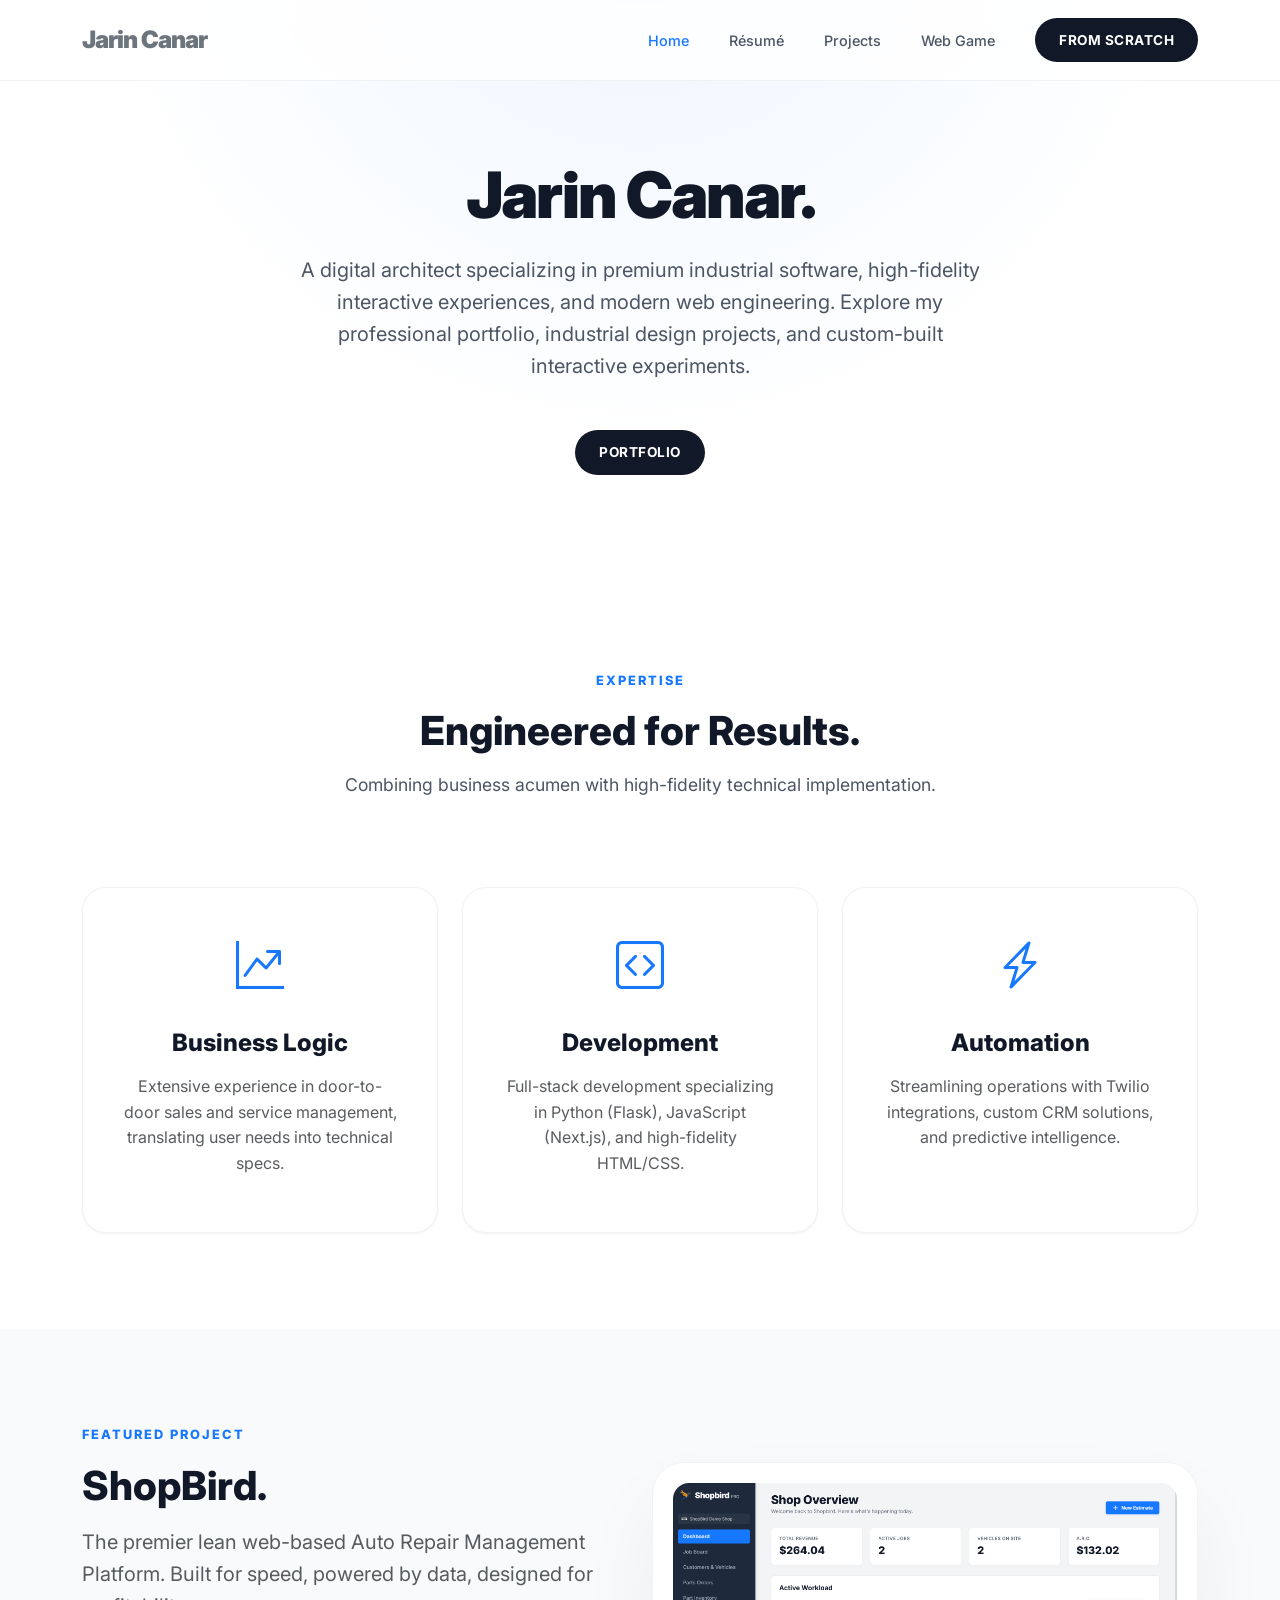
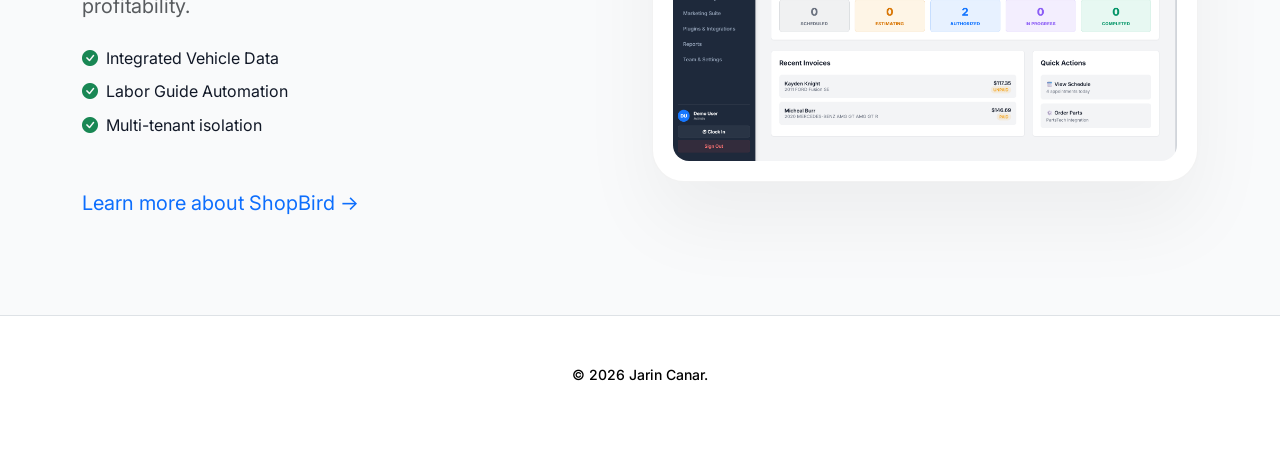
<file: index.html>
<!DOCTYPE html>
<html lang="en">
<head>
    <meta charset="UTF-8">
    <meta name="viewport" content="width=device-width, initial-scale=1.0">
    <title>Jarin Canar | Portfolio</title>
    <meta name="description" content="Website developer with background in business and sales. BYU Marriott Information Systems 2027.">
    
    <!-- Bootstrap 5 CSS (for grid/layout utilities) -->
    <link href="https://cdn.jsdelivr.net/npm/bootstrap@5.3.0/dist/css/bootstrap.min.css" rel="stylesheet">
    <!-- Bootstrap Icons -->
    <link rel="stylesheet" href="https://cdn.jsdelivr.net/npm/bootstrap-icons@1.10.0/font/bootstrap-icons.css">
    <!-- Custom Design System -->
    <link rel="stylesheet" href="css/design-system.css">
    
    <!-- Favicon -->
    <link rel="icon" type="image/x-icon" href="assets/favicon.ico">
    <style>
        .skill-icon {
            font-size: 3rem;
            color: var(--primary);
            margin-bottom: 1.5rem;
            display: block;
        }
        .fw-800 { font-weight: 800; }
        .fw-900 { font-weight: 900; }
    </style>
</head>
<body>
    <!-- Navigation -->
    <nav class="navbar navbar-expand-lg navbar-premium fixed-top py-3">
        <div class="container">
            <a class="navbar-brand fw-900 fs-4 text-secondary" href="index.html" style="letter-spacing: -1px; font-weight: 900;">
                Jarin Canar
            </a>
            <button class="navbar-toggler border-0" type="button" data-bs-toggle="collapse" data-bs-target="#navbarResponsive">
                <span class="navbar-toggler-icon"></span>
            </button>
            <div class="collapse navbar-collapse" id="navbarResponsive">
                <ul class="navbar-nav ms-auto align-items-center gap-2">
                    <li class="nav-item"><a class="nav-link active" href="index.html">Home</a></li>
                    <li class="nav-item"><a class="nav-link" href="resume.html">Résumé</a></li>
                    <li class="nav-item"><a class="nav-link" href="projects.html">Projects</a></li>
                    <li class="nav-item"><a class="nav-link" href="game.html">Web Game</a></li>
                    <li class="nav-item ms-lg-3"><a class="btn btn-premium btn-primary-premium px-4" href="FromScratch/index.html">From Scratch</a></li>
                </ul>
            </div>
        </div>
    </nav>

    <main>
        <!-- Hero Section -->
        <section class="hero-premium">
            <div class="container">
                <h1 class="hero-title">Jarin Canar.</h1>
                <p class="hero-subtitle">
                    A digital architect specializing in premium industrial software, high-fidelity interactive experiences, and modern web engineering. Explore my professional portfolio, industrial design projects, and custom-built interactive experiments.
                </p>
                <div class="d-flex justify-content-center">
                    <a href="projects.html" class="btn btn-premium btn-primary-premium">Portfolio</a>
                </div>
            </div>
        </section>

        <!-- Skill Section -->
        <section class="py-5 bg-white">
            <div class="container py-5 text-center">
                <span class="section-tag">Expertise</span>
                <h2 class="section-title">Engineered for Results.</h2>
                <p class="section-desc">Combining business acumen with high-fidelity technical implementation.</p>
                
                <div class="row g-4 mt-2">
                    <div class="col-md-4">
                        <div class="card-premium h-100">
                            <i class="bi bi-graph-up-arrow skill-icon"></i>
                            <h3 class="fw-800 fs-4 mb-3">Business Logic</h3>
                            <p class="text-muted">Extensive experience in door-to-door sales and service management, translating user needs into technical specs.</p>
                        </div>
                    </div>
                    <div class="col-md-4">
                        <div class="card-premium h-100">
                            <i class="bi bi-code-square skill-icon"></i>
                            <h3 class="fw-800 fs-4 mb-3">Development</h3>
                            <p class="text-muted">Full-stack development specializing in Python (Flask), JavaScript (Next.js), and high-fidelity HTML/CSS.</p>
                        </div>
                    </div>
                    <div class="col-md-4">
                        <div class="card-premium h-100">
                            <i class="bi bi-lightning-charge skill-icon"></i>
                            <h3 class="fw-800 fs-4 mb-3">Automation</h3>
                            <p class="text-muted">Streamlining operations with Twilio integrations, custom CRM solutions, and predictive intelligence.</p>
                        </div>
                    </div>
                </div>
            </div>
        </section>

        <!-- Featured Work Preview -->
        <section class="py-5" style="background: #f9fafb;">
            <div class="container py-5">
                <div class="row align-items-center">
                    <div class="col-lg-6">
                        <span class="section-tag">Featured Project</span>
                        <h2 class="section-title">ShopBird.</h2>
                        <p class="text-muted fs-5 mb-4">
                            The premier lean web-based Auto Repair Management Platform. 
                            Built for speed, powered by data, designed for profitability.
                        </p>
                        <ul class="list-unstyled mb-5">
                            <li class="mb-2 d-flex align-items-center gap-2"><i class="bi bi-check-circle-fill text-success"></i> Integrated Vehicle Data</li>
                            <li class="mb-2 d-flex align-items-center gap-2"><i class="bi bi-check-circle-fill text-success"></i> Labor Guide Automation</li>
                            <li class="mb-2 d-flex align-items-center gap-2"><i class="bi bi-check-circle-fill text-success"></i> Multi-tenant isolation</li>
                        </ul>
                        <a href="projects.html" class="text-primary fw-700 text-decoration-none fs-5">Learn more about ShopBird &rarr;</a>
                    </div>
                    <div class="col-lg-6 mt-5 mt-lg-0">
                        <div style="background: white; padding: 20px; border-radius: 2rem; box-shadow: var(--shadow-premium); border: 1px solid var(--border);">
                            <img src="images/dashboard_mockup.png" alt="ShopBird Mockup" class="img-fluid rounded-4">
                        </div>
                    </div>
                </div>
            </div>
        </section>
    </main>

    <!-- Footer -->
    <footer class="py-5 bg-white border-top">
        <div class="container text-center">
            <p class="small" style="color: #000000; font-weight: 500;">© 2026 Jarin Canar.</p>
        </div>
    </footer>

    <!-- Bootstrap JS Bundle -->
    <script src="https://cdn.jsdelivr.net/npm/bootstrap@5.3.0/dist/js/bootstrap.bundle.min.js"></script>
</body>
</html>
</file>
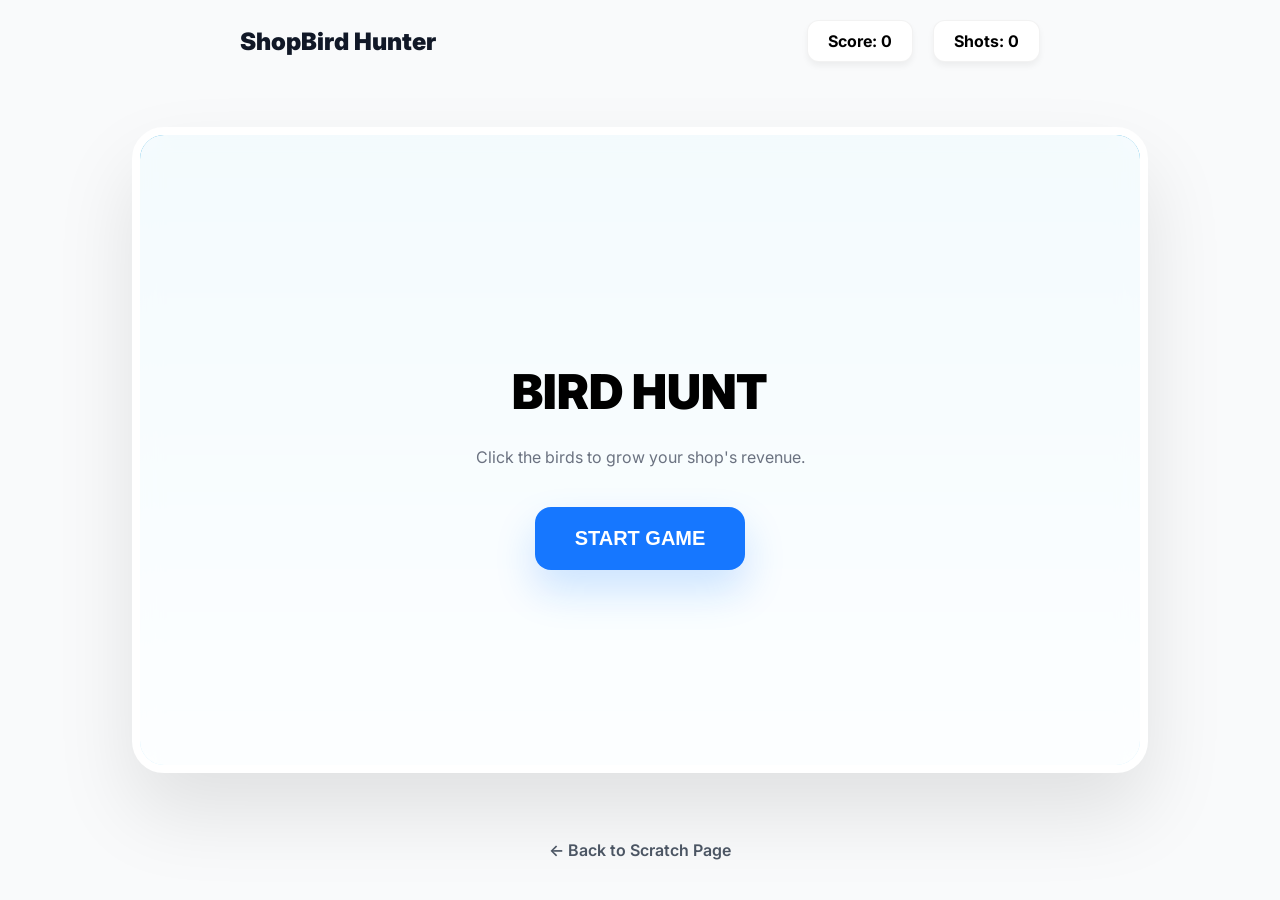
<file: app.html>
<!DOCTYPE html>
<html lang="en">
<head>
    <meta charset="UTF-8">
    <meta name="viewport" content="width=device-width, initial-scale=1.0">
    <title>Bird Hunt | Web App</title>
    <style>
        @import url('https://fonts.googleapis.com/css2?family=Press+Start+2P&family=Inter:wght@400;700;900&display=swap');

        :root {
            --primary: #1677ff;
            --secondary: #111827;
            --bg: #f9fafb;
        }

        body {
            margin: 0;
            padding: 0;
            font-family: 'Inter', sans-serif;
            background-color: var(--bg);
            display: flex;
            flex-direction: column;
            align-items: center;
            justify-content: center;
            min-height: 100vh;
            overflow: hidden;
        }

        .game-header {
            width: 100%;
            max-width: 800px;
            display: flex;
            justify-content: space-between;
            align-items: center;
            padding: 20px;
            position: absolute;
            top: 0;
            z-index: 10;
        }

        .logo {
            font-weight: 900;
            font-size: 1.5rem;
            color: var(--secondary);
            text-decoration: none;
        }

        .stats {
            display: flex;
            gap: 20px;
            font-weight: 700;
        }

        .stat-box {
            background: #fff;
            padding: 10px 20px;
            border-radius: 12px;
            box-shadow: 0 4px 6px rgba(0,0,0,0.05);
            border: 1px solid rgba(0,0,0,0.05);
        }

        #game-container {
            position: relative;
            width: 90vw;
            height: 70vh;
            max-width: 1000px;
            background: #eef2f3;
            background-image: linear-gradient(to bottom, #87CEEB 0%, #E0F6FF 100%);
            border-radius: 2rem;
            box-shadow: 0 40px 80px rgba(0,0,0,0.1);
            overflow: hidden;
            cursor: crosshair;
            border: 8px solid white;
        }

        .bird {
            position: absolute;
            width: 60px;
            height: 60px;
            background-size: contain;
            background-repeat: no-repeat;
            transition: transform 0.1s;
        }

        .start-screen {
            position: absolute;
            inset: 0;
            background: rgba(255,255,255,0.9);
            display: flex;
            flex-direction: column;
            align-items: center;
            justify-content: center;
            z-index: 20;
            text-align: center;
            backdrop-filter: blur(10px);
        }

        .btn-start {
            padding: 1.25rem 2.5rem;
            background: var(--primary);
            color: white;
            border: none;
            border-radius: 1rem;
            font-weight: 800;
            font-size: 1.25rem;
            cursor: pointer;
            transition: 0.3s;
            box-shadow: 0 20px 40px rgba(22, 119, 255, 0.2);
        }

        .btn-start:hover {
            transform: translateY(-5px);
            box-shadow: 0 25px 50px rgba(22, 119, 255, 0.3);
        }

        .score-popup {
            position: absolute;
            color: var(--primary);
            font-weight: 900;
            font-size: 1.5rem;
            animation: floatUp 0.5s ease-out forwards;
            pointer-events: none;
        }

        @keyframes floatUp {
            0% { transform: translateY(0); opacity: 1; }
            100% { transform: translateY(-50px); opacity: 0; }
        }

        .back-link {
            position: absolute;
            bottom: 40px;
            color: #4b5563;
            text-decoration: none;
            font-weight: 600;
        }
        
        .back-link:hover { color: var(--primary); }

        /* Pixel Bird Placeholder */
        .pixel-bird {
            background-image: url('data:image/svg+xml;utf8,<svg xmlns="http://www.w3.org/2000/svg" viewBox="0 0 100 100"><rect x="20" y="40" width="60" height="40" fill="%231677ff"/><rect x="70" y="50" width="20" height="10" fill="orange"/><circle cx="65" cy="55" r="5" fill="white"/><circle cx="67" cy="55" r="2" fill="black"/></svg>');
        }
    </style>
</head>
<body>
    <div class="game-header">
        <a href="index.html" class="logo">ShopBird Hunter</a>
        <div class="stats">
            <div class="stat-box">Score: <span id="score">0</span></div>
            <div class="stat-box">Shots: <span id="shots">0</span></div>
        </div>
    </div>

    <div id="game-container">
        <div id="start-screen" class="start-screen">
            <h1 style="font-size: 3rem; font-weight: 900; margin-bottom: 10px;">BIRD HUNT</h1>
            <p style="color: #6b7280; margin-bottom: 40px;">Click the birds to grow your shop's revenue.</p>
            <button class="btn-start" onclick="startGame()">START GAME</button>
        </div>
    </div>

    <a href="scratch.html" class="back-link">&larr; Back to Scratch Page</a>

    <script>
        let score = 0;
        let shots = 0;
        let gameActive = false;
        const container = document.getElementById('game-container');
        const scoreEl = document.getElementById('score');
        const shotsEl = document.getElementById('shots');

        function startGame() {
            gameActive = true;
            score = 0;
            shots = 0;
            updateStats();
            document.getElementById('start-screen').style.display = 'none';
            spawnBird();
        }

        function spawnBird() {
            if (!gameActive) return;

            const bird = document.createElement('div');
            bird.className = 'bird pixel-bird';
            
            // Random start position
            const startX = Math.random() < 0.5 ? -60 : container.offsetWidth + 60;
            const startY = Math.random() * (container.offsetHeight - 100) + 50;
            
            bird.style.left = startX + 'px';
            bird.style.top = startY + 'px';
            
            if (startX > 0) bird.style.transform = 'scaleX(-1)';

            container.appendChild(bird);

            // Movement math
            const targetX = startX < 0 ? container.offsetWidth + 100 : -100;
            const speed = Math.random() * 3 + 2;
            let currentX = startX;

            const interval = setInterval(() => {
                if (startX < 0) {
                    currentX += speed;
                    if (currentX > container.offsetWidth + 100) removeBird();
                } else {
                    currentX -= speed;
                    if (currentX < -100) removeBird();
                }
                bird.style.left = currentX + 'px';
            }, 10);

            bird.onclick = (e) => {
                e.stopPropagation();
                score += 10;
                createPopup(e.clientX, e.clientY);
                removeBird();
            };

            function removeBird() {
                clearInterval(interval);
                if (bird.parentNode) {
                    container.removeChild(bird);
                    // Spawn next bird
                    setTimeout(spawnBird, Math.random() * 1000 + 500);
                }
            }
        }

        container.onclick = () => {
            if (!gameActive) return;
            shots++;
            updateStats();
        };

        function updateStats() {
            scoreEl.innerText = score;
            shotsEl.innerText = shots;
        }

        function createPopup(x, y) {
            const popup = document.createElement('div');
            popup.className = 'score-popup';
            popup.innerText = '+10';
            popup.style.left = (x - container.getBoundingClientRect().left) + 'px';
            popup.style.top = (y - container.getBoundingClientRect().top) + 'px';
            container.appendChild(popup);
            setTimeout(() => container.removeChild(popup), 500);
        }
    </script>
</body>
</html>
</file>
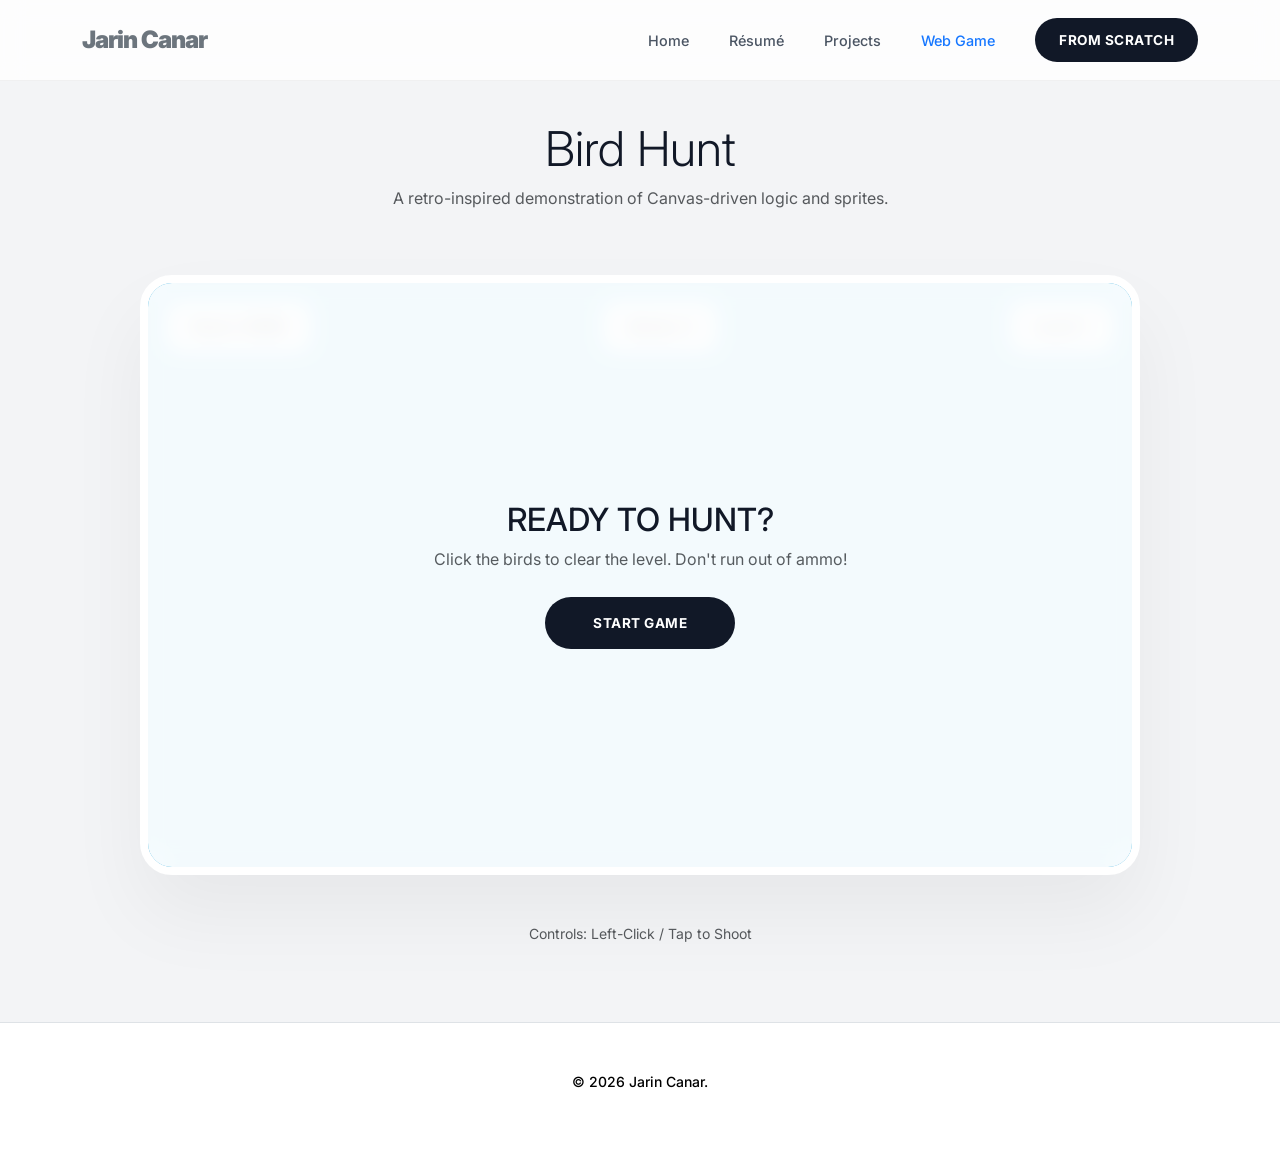
<file: game.html>
<!DOCTYPE html>
<html lang="en">
<head>
    <meta charset="UTF-8">
    <meta name="viewport" content="width=device-width, initial-scale=1.0">
    <title>Bird Hunt | Web Game</title>
    
    <!-- Bootstrap 5 CSS -->
    <link href="https://cdn.jsdelivr.net/npm/bootstrap@5.3.0/dist/css/bootstrap.min.css" rel="stylesheet">
    <!-- Bootstrap Icons -->
    <link rel="stylesheet" href="https://cdn.jsdelivr.net/npm/bootstrap-icons@1.10.0/font/bootstrap-icons.css">
    <!-- Custom Design System -->
    <link rel="stylesheet" href="css/design-system.css">
    
    <style>
        .game-wrapper {
            padding: 120px 0 60px;
            background-color: #f3f4f6;
            min-height: 100vh;
            display: flex;
            flex-direction: column;
            align-items: center;
        }
        #game-container {
            position: relative;
            width: 90vw;
            height: 70vh;
            max-width: 1000px;
            max-height: 600px;
            background: #87CEEB; /* Sky blue */
            border-radius: 2rem;
            box-shadow: var(--shadow-premium);
            overflow: hidden;
            cursor: crosshair;
            border: 8px solid #fff;
        }
        canvas {
            display: block;
            width: 100%;
            height: 100%;
            image-rendering: pixelated; /* Essential for low-pixel look */
        }
        .game-overlay {
            position: absolute;
            inset: 0;
            display: flex;
            flex-direction: column;
            align-items: center;
            justify-content: center;
            background: rgba(255, 255, 255, 0.9);
            backdrop-filter: blur(10px);
            z-index: 10;
            text-align: center;
            padding: 2rem;
        }
        .hud-top {
            position: absolute;
            top: 20px;
            left: 20px;
            right: 20px;
            display: flex;
            justify-content: space-between;
            pointer-events: none;
            z-index: 5;
        }
        .hud-bubble {
            background: rgba(255, 255, 255, 0.9);
            padding: 10px 20px;
            border-radius: 12px;
            font-weight: 800;
            box-shadow: 0 4px 6px rgba(0,0,0,0.05);
            border: 1px solid rgba(0,0,0,0.05);
        }
    </style>
</head>
<body>
    <!-- Navigation -->
    <nav class="navbar navbar-expand-lg navbar-premium fixed-top py-3">
        <div class="container">
            <a class="navbar-brand fw-900 fs-4 text-secondary" href="index.html" style="letter-spacing: -1px; font-weight: 900;">
                Jarin Canar
            </a>
            <div class="collapse navbar-collapse" id="navbarResponsive">
                <ul class="navbar-nav ms-auto align-items-center gap-2">
                    <li class="nav-item"><a class="nav-link" href="index.html">Home</a></li>
                    <li class="nav-item"><a class="nav-link" href="resume.html">Résumé</a></li>
                    <li class="nav-item"><a class="nav-link" href="projects.html">Projects</a></li>
                    <li class="nav-item"><a class="nav-link active" href="game.html">Web Game</a></li>
                    <li class="nav-item ms-lg-3"><a class="btn btn-premium btn-primary-premium px-4" href="FromScratch/index.html">From Scratch</a></li>
                </ul>
            </div>
        </div>
    </nav>

    <main class="game-wrapper">
        <div class="text-center mb-5">
            <h1 class="display-5 fw-900">Bird Hunt</h1>
            <p class="text-muted">A retro-inspired demonstration of Canvas-driven logic and sprites.</p>
        </div>

        <div id="game-container">
            <!-- HUD -->
            <div class="hud-top">
                <div class="hud-bubble">Score: <span id="ui-score">0000</span></div>
                <div class="hud-bubble">Ammo: <span id="ui-ammo">3</span></div>
                <div class="hud-bubble">Level: <span id="ui-level">1</span></div>
            </div>

            <!-- Game Canvas -->
            <canvas id="gameCanvas"></canvas>

            <!-- Screens -->
            <div id="start-screen" class="game-overlay">
                <h2 class="fw-900 mb-2">READY TO HUNT?</h2>
                <p class="text-muted mb-4">Click the birds to clear the level. Don't run out of ammo!</p>
                <button class="btn btn-premium btn-primary-premium py-3 px-5" onclick="game.start()">START GAME</button>
            </div>

            <div id="gameover-screen" class="game-overlay" style="display: none;">
                <h2 class="fw-900 mb-2">GAME OVER</h2>
                <p class="text-muted mb-4">Your final score: <span id="final-score">0</span></p>
                <button class="btn btn-premium btn-primary-premium py-3 px-5" onclick="game.start()">TRY AGAIN</button>
            </div>
        </div>

        <div class="mt-5 text-center">
            <p class="text-muted small">Controls: Left-Click / Tap to Shoot</p>
        </div>
    </main>

    <footer class="py-5 bg-white border-top w-100">
        <div class="container text-center">
            <p class="small" style="color: #000000; font-weight: 500;">© 2026 Jarin Canar.</p>
        </div>
    </footer>

    <script src="js/game-engine.js"></script>
    <script src="https://cdn.jsdelivr.net/npm/bootstrap@5.3.0/dist/js/bootstrap.bundle.min.js"></script>
</body>
</html>
</file>
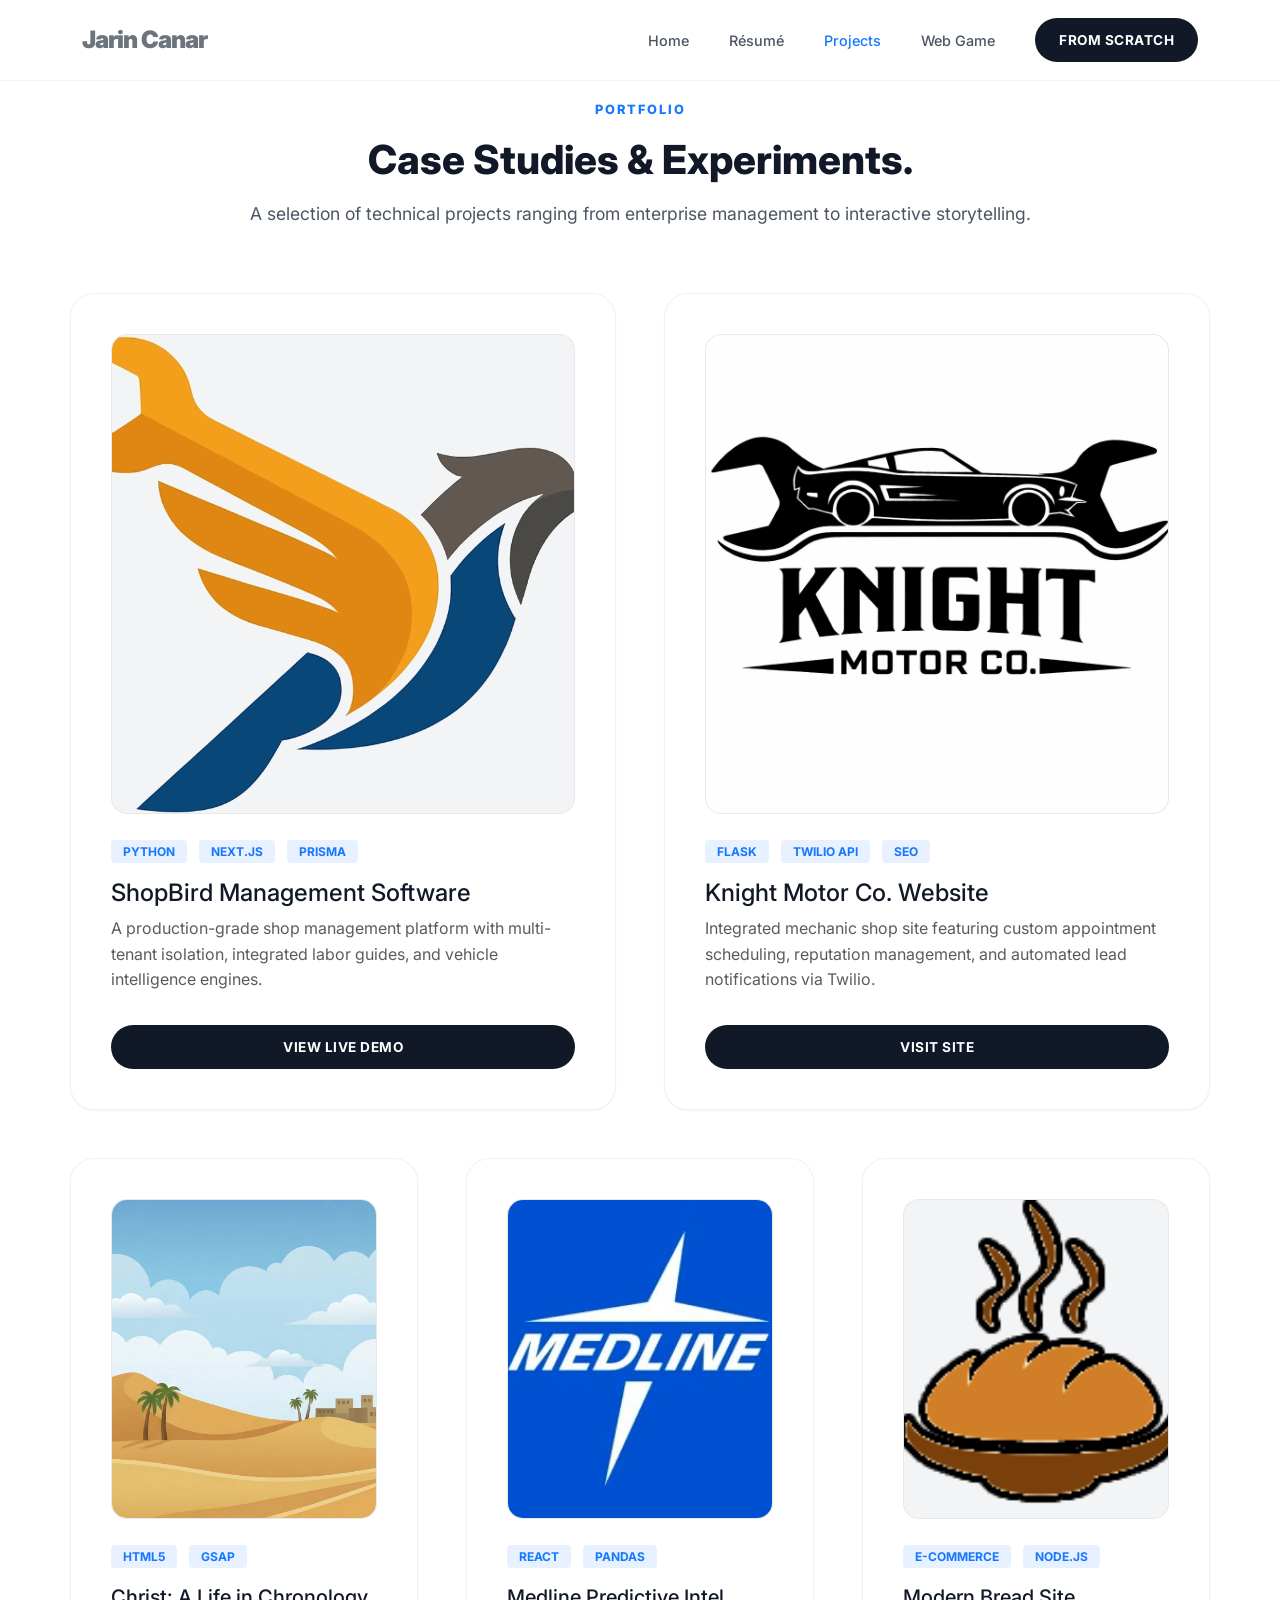
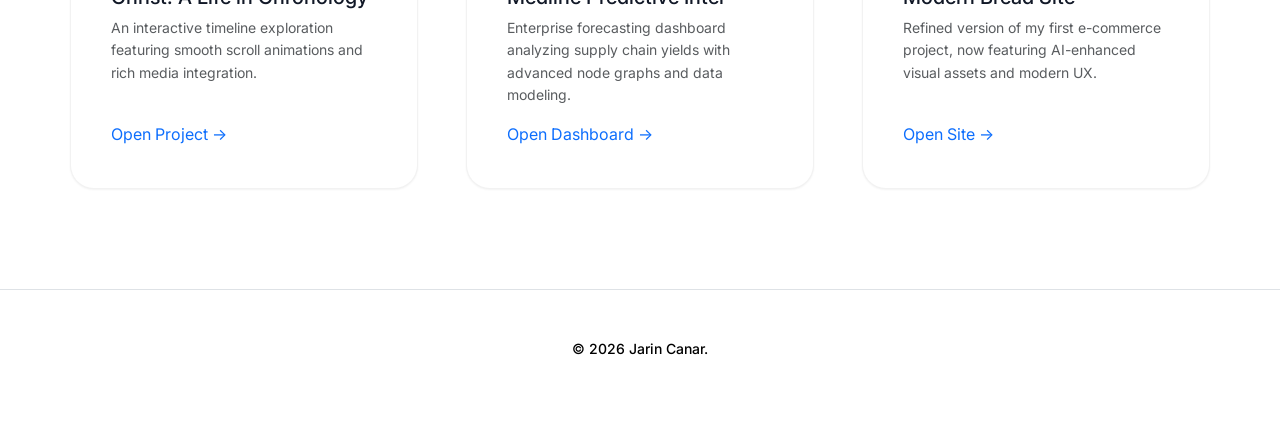
<file: projects.html>
<!DOCTYPE html>
<html lang="en">
<head>
    <meta charset="UTF-8">
    <meta name="viewport" content="width=device-width, initial-scale=1.0">
    <title>Projects | Jarin Canar</title>
    
    <!-- Bootstrap 5 CSS -->
    <link href="https://cdn.jsdelivr.net/npm/bootstrap@5.3.0/dist/css/bootstrap.min.css" rel="stylesheet">
    <!-- Bootstrap Icons -->
    <link rel="stylesheet" href="https://cdn.jsdelivr.net/npm/bootstrap-icons@1.10.0/font/bootstrap-icons.css">
    <!-- Custom Design System -->
    <link rel="stylesheet" href="css/design-system.css">
    
    <style>
        .project-grid {
            padding: 100px 0;
        }
        .project-card {
            height: 100%;
            display: flex;
            flex-direction: column;
        }
        .project-image {
            height: 480px;
            background-color: #f3f4f6;
            border-radius: var(--radius-md);
            margin-bottom: 1.5rem;
            overflow: hidden;
            display: flex;
            align-items: center;
            justify-content: center;
            border: 1px solid var(--border);
        }
        .project-image img {
            width: 100%;
            height: 100%;
            object-fit: cover;
            object-position: top;
            transition: var(--transition);
        }
        .project-card:hover .project-image img {
            transform: scale(1.05);
        }
        .tech-tag {
            font-size: 0.75rem;
            font-weight: 700;
            padding: 0.25rem 0.75rem;
            border-radius: 4px;
            background: rgba(22, 119, 255, 0.1);
            color: var(--primary);
            margin-right: 0.5rem;
            text-transform: uppercase;
        }
    </style>
</head>
<body>
    <!-- Navigation -->
    <nav class="navbar navbar-expand-lg navbar-premium fixed-top py-3">
        <div class="container">
            <a class="navbar-brand fw-900 fs-4 text-secondary" href="index.html" style="letter-spacing: -1px; font-weight: 900;">
                Jarin Canar
            </a>
            <div class="collapse navbar-collapse" id="navbarResponsive">
                <ul class="navbar-nav ms-auto align-items-center gap-2">
                    <li class="nav-item"><a class="nav-link" href="index.html">Home</a></li>
                    <li class="nav-item"><a class="nav-link" href="resume.html">Résumé</a></li>
                    <li class="nav-item"><a class="nav-link active" href="projects.html">Projects</a></li>
                    <li class="nav-item"><a class="nav-link" href="game.html">Web Game</a></li>
                    <li class="nav-item ms-lg-3"><a class="btn btn-premium btn-primary-premium px-4" href="FromScratch/index.html">From Scratch</a></li>
                </ul>
            </div>
        </div>
    </nav>

    <main class="project-grid container">
        <div class="text-center mb-5">
            <span class="section-tag">Portfolio</span>
            <h1 class="section-title">Case Studies & Experiments.</h1>
            <p class="section-desc">A selection of technical projects ranging from enterprise management to interactive storytelling.</p>
        </div>

        <div class="row g-5">
            <!-- Project 1: ShopBird -->
            <div class="col-lg-6">
                <div class="project-card card-premium">
                    <div class="project-image">
                        <img src="images/shopbird.png" alt="ShopBird">
                    </div>
                    <div class="mb-3">
                        <span class="tech-tag">Python</span>
                        <span class="tech-tag">Next.js</span>
                        <span class="tech-tag">Prisma</span>
                    </div>
                    <h3 class="fw-800 fs-4 mb-2">ShopBird Management Software</h3>
                    <p class="text-muted flex-grow-1">A production-grade shop management platform with multi-tenant isolation, integrated labor guides, and vehicle intelligence engines.</p>
                    <a href="https://shopbird.me" class="btn btn-premium btn-primary-premium mt-3 w-100">View Live Demo</a>
                </div>
            </div>

            <!-- Project 2: Knight Motor Co -->
            <div class="col-lg-6">
                <div class="project-card card-premium">
                    <div class="project-image">
                        <img src="images/knight_thumb.webp" alt="Knight Motor Co">
                    </div>
                    <div class="mb-3">
                        <span class="tech-tag">Flask</span>
                        <span class="tech-tag">Twilio API</span>
                        <span class="tech-tag">SEO</span>
                    </div>
                    <h3 class="fw-800 fs-4 mb-2">Knight Motor Co. Website</h3>
                    <p class="text-muted flex-grow-1">Integrated mechanic shop site featuring custom appointment scheduling, reputation management, and automated lead notifications via Twilio.</p>
                    <a href="https://knightmotorco.com" class="btn btn-premium btn-primary-premium mt-3 w-100">Visit Site</a>
                </div>
            </div>

            <!-- Project 3: Christ Timeline -->
            <div class="col-lg-4">
                <div class="project-card card-premium">
                    <div class="project-image" style="height: 320px;">
                        <img src="images/christ_thumb.webp" alt="Christ Chronology">
                    </div>
                    <div class="mb-3">
                        <span class="tech-tag">HTML5</span>
                        <span class="tech-tag">GSAP</span>
                    </div>
                    <h3 class="fw-800 fs-5 mb-2">Christ: A Life in Chronology</h3>
                    <p class="text-muted small">An interactive timeline exploration featuring smooth scroll animations and rich media integration.</p>
                    <a href="https://jarin.dev/static/projects/christ-chronology/index.html" class="text-primary fw-700 text-decoration-none mt-auto">Open Project &rarr;</a>
                </div>
            </div>

            <!-- Project 4: Medline -->
            <div class="col-lg-4">
                <div class="project-card card-premium">
                    <div class="project-image" style="height: 320px;">
                        <img src="images/medline.jpg" alt="Medline">
                    </div>
                    <div class="mb-3">
                        <span class="tech-tag">React</span>
                        <span class="tech-tag">Pandas</span>
                    </div>
                    <h3 class="fw-800 fs-5 mb-2">Medline Predictive Intel</h3>
                    <p class="text-muted small">Enterprise forecasting dashboard analyzing supply chain yields with advanced node graphs and data modeling.</p>
                    <a href="https://jarin.dev/static/projects/medline-v3/index.html" class="text-primary fw-700 text-decoration-none mt-auto">Open Dashboard &rarr;</a>
                </div>
            </div>

            <!-- Project 5: Bread Site -->
            <div class="col-lg-4">
                <div class="project-card card-premium">
                    <div class="project-image" style="height: 320px;">
                        <img src="images/bread_thumb.png" alt="Bread Site">
                    </div>
                    <div class="mb-3">
                        <span class="tech-tag">E-Commerce</span>
                        <span class="tech-tag">Node.js</span>
                    </div>
                    <h3 class="fw-800 fs-5 mb-2">Modern Bread Site</h3>
                    <p class="text-muted small">Refined version of my first e-commerce project, now featuring AI-enhanced visual assets and modern UX.</p>
                    <a href="https://jarin.dev/static/projects/New-bread-site/index.html" class="text-primary fw-700 text-decoration-none mt-auto">Open Site &rarr;</a>
                </div>
            </div>
        </div>
    </main>

    <footer class="py-5 bg-white border-top">
        <div class="container text-center">
            <p class="small" style="color: #000000; font-weight: 500;">© 2026 Jarin Canar.</p>
        </div>
    </footer>

    <script src="https://cdn.jsdelivr.net/npm/bootstrap@5.3.0/dist/js/bootstrap.bundle.min.js"></script>
</body>
</html>
</file>
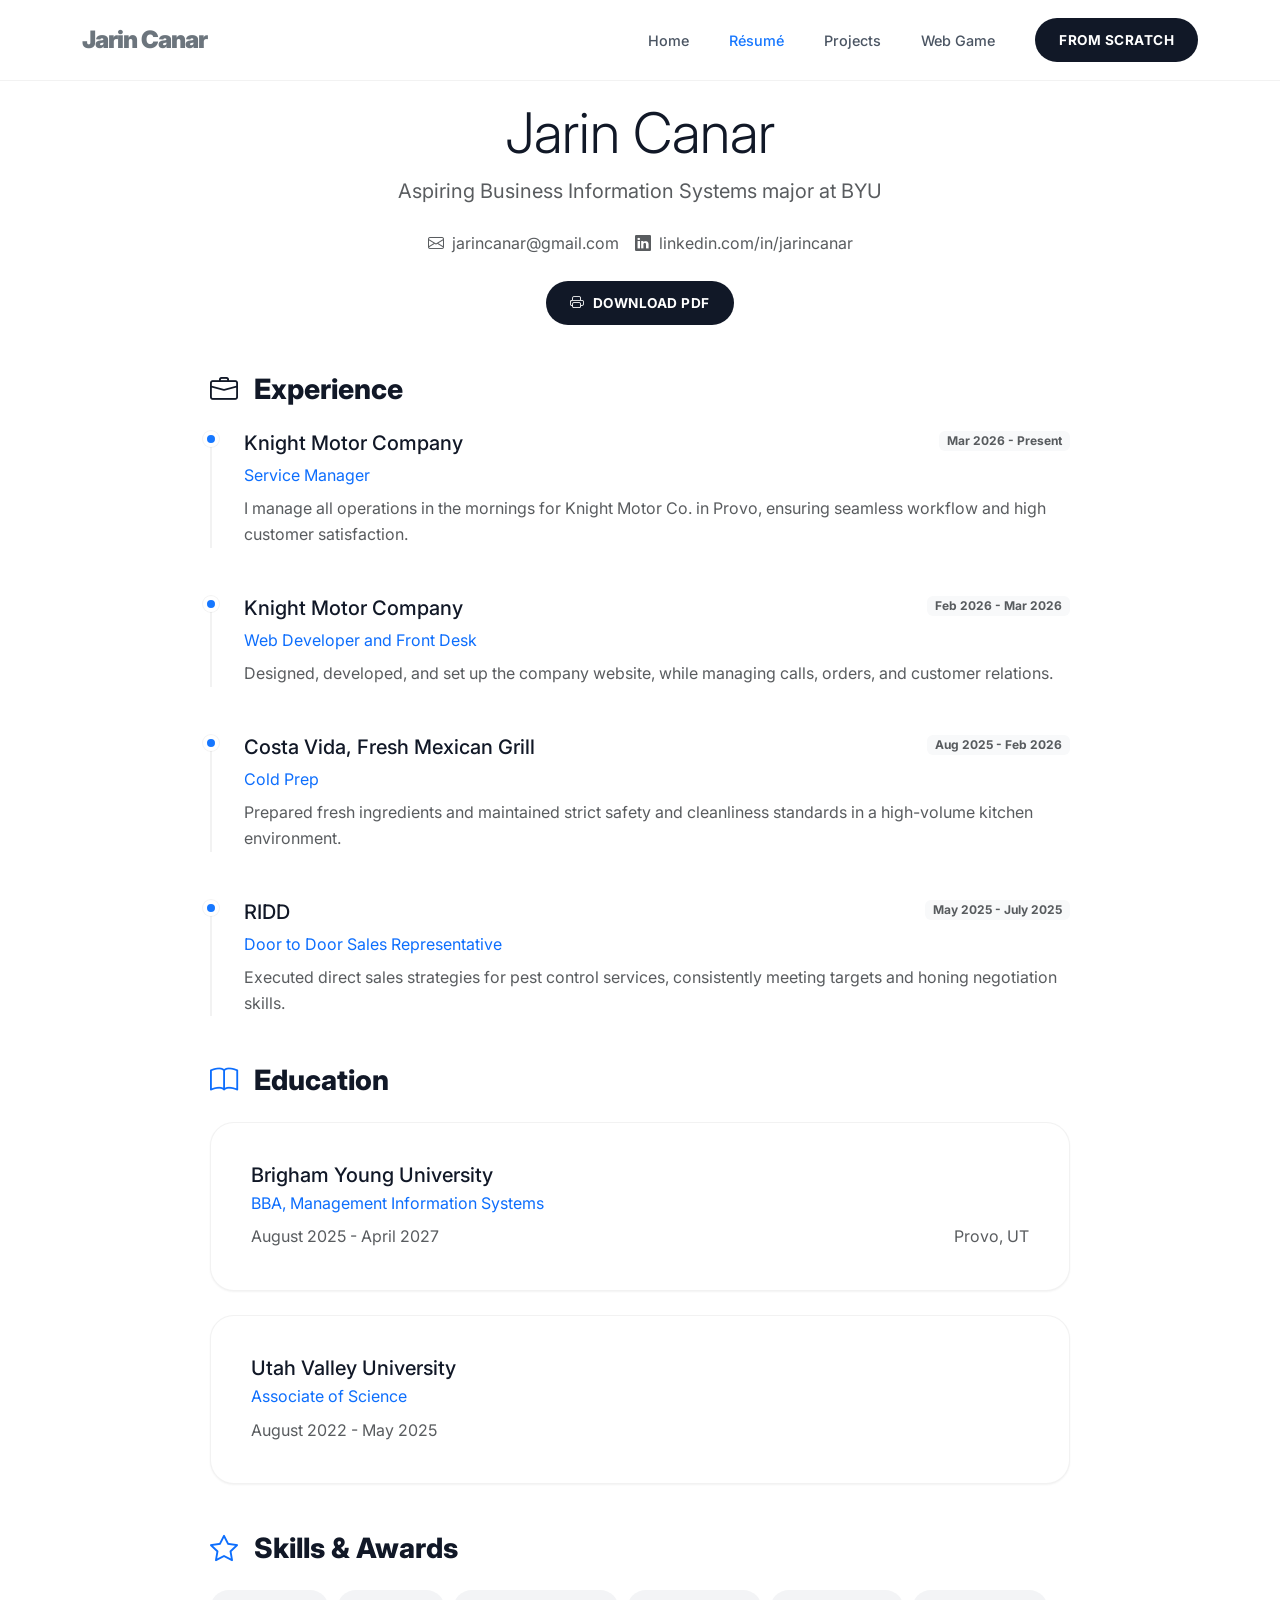
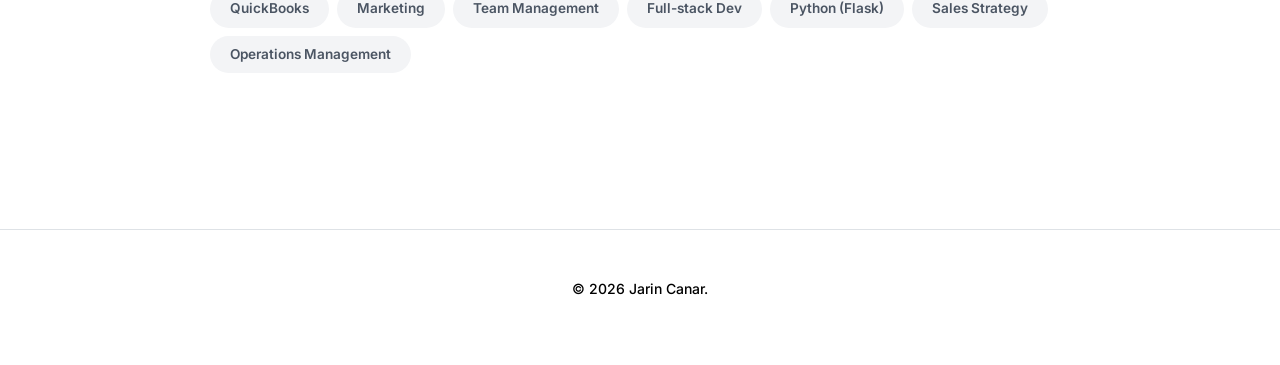
<file: resume.html>
<!DOCTYPE html>
<html lang="en">
<head>
    <meta charset="UTF-8">
    <meta name="viewport" content="width=device-width, initial-scale=1.0">
    <title>Résumé | Jarin Canar</title>
    
    <!-- Bootstrap 5 CSS -->
    <link href="https://cdn.jsdelivr.net/npm/bootstrap@5.3.0/dist/css/bootstrap.min.css" rel="stylesheet">
    <!-- Bootstrap Icons -->
    <link rel="stylesheet" href="https://cdn.jsdelivr.net/npm/bootstrap-icons@1.10.0/font/bootstrap-icons.css">
    <!-- Custom Design System -->
    <link rel="stylesheet" href="css/design-system.css">
    
    <style>
        .resume-container {
            max-width: 900px;
            margin: 0 auto;
            padding: 100px 20px;
        }
        .experience-item {
            margin-bottom: 3rem;
            position: relative;
            padding-left: 2rem;
            border-left: 2px solid var(--border);
        }
        .experience-item::before {
            content: '';
            position: absolute;
            left: -9px;
            top: 0;
            width: 16px;
            height: 16px;
            border-radius: 50%;
            background: var(--primary);
            border: 4px solid #fff;
            box-shadow: 0 0 0 1px var(--border);
        }
        .skill-badge {
            display: inline-block;
            padding: 0.5rem 1.25rem;
            background: #f3f4f6;
            border-radius: 2rem;
            font-size: 0.85rem;
            font-weight: 600;
            color: var(--text-muted);
            margin-right: 0.5rem;
            margin-bottom: 0.5rem;
            transition: var(--transition);
        }
        .skill-badge:hover {
            background: var(--primary);
            color: #fff;
        }
        @media print {
            .navbar, .footer, .btn-print { display: none; }
            .resume-container { padding: 0; }
            body { background: white; }
        }
    </style>
</head>
<body>
    <!-- Navigation -->
    <nav class="navbar navbar-expand-lg navbar-premium fixed-top py-3">
        <div class="container">
            <a class="navbar-brand fw-900 fs-4 text-secondary" href="index.html" style="letter-spacing: -1px; font-weight: 900;">
                Jarin Canar
            </a>
            <div class="collapse navbar-collapse" id="navbarResponsive">
                <ul class="navbar-nav ms-auto align-items-center gap-2">
                    <li class="nav-item"><a class="nav-link" href="index.html">Home</a></li>
                    <li class="nav-item"><a class="nav-link active" href="resume.html">Résumé</a></li>
                    <li class="nav-item"><a class="nav-link" href="projects.html">Projects</a></li>
                    <li class="nav-item"><a class="nav-link" href="game.html">Web Game</a></li>
                    <li class="nav-item ms-lg-3"><a class="btn btn-premium btn-primary-premium px-4" href="FromScratch/index.html">From Scratch</a></li>
                </ul>
            </div>
        </div>
    </nav>

    <main class="resume-container">
        <div class="text-center mb-5">
            <h1 class="display-4 fw-900 mb-2">Jarin Canar</h1>
            <p class="text-muted fs-5 mb-4">Aspiring Business Information Systems major at BYU</p>
            <div class="d-flex justify-content-center gap-3">
                <span class="text-muted"><i class="bi bi-envelope me-2"></i>jarincanar@gmail.com</span>
                <span class="text-muted"><i class="bi bi-linkedin me-2"></i>linkedin.com/in/jarincanar</span>
            </div>
            <button class="btn btn-premium btn-primary-premium mt-4 btn-print" onclick="window.print()">
                <i class="bi bi-printer me-2"></i>Download PDF
            </button>
        </div>

        <section class="mb-5 mt-5">
            <h2 class="section-title fs-3 mb-4"><i class="bi bi-briefcase me-3 color-primary"></i>Experience</h2>
            
            <div class="experience-item">
                <div class="d-flex justify-content-between align-items-start mb-2">
                    <h3 class="fw-800 fs-5 mb-0">Knight Motor Company</h3>
                    <span class="badge bg-light text-muted fw-500">Mar 2026 - Present</span>
                </div>
                <p class="text-primary fw-700 mb-2">Service Manager</p>
                <p class="text-muted">I manage all operations in the mornings for Knight Motor Co. in Provo, ensuring seamless workflow and high customer satisfaction.</p>
            </div>

            <div class="experience-item">
                <div class="d-flex justify-content-between align-items-start mb-2">
                    <h3 class="fw-800 fs-5 mb-0">Knight Motor Company</h3>
                    <span class="badge bg-light text-muted fw-500">Feb 2026 - Mar 2026</span>
                </div>
                <p class="text-primary fw-700 mb-2">Web Developer and Front Desk</p>
                <p class="text-muted">Designed, developed, and set up the company website, while managing calls, orders, and customer relations.</p>
            </div>

            <div class="experience-item">
                <div class="d-flex justify-content-between align-items-start mb-2">
                    <h3 class="fw-800 fs-5 mb-0">Costa Vida, Fresh Mexican Grill</h3>
                    <span class="badge bg-light text-muted fw-500">Aug 2025 - Feb 2026</span>
                </div>
                <p class="text-primary fw-700 mb-2">Cold Prep</p>
                <p class="text-muted">Prepared fresh ingredients and maintained strict safety and cleanliness standards in a high-volume kitchen environment.</p>
            </div>

            <div class="experience-item">
                <div class="d-flex justify-content-between align-items-start mb-2">
                    <h3 class="fw-800 fs-5 mb-0">RIDD</h3>
                    <span class="badge bg-light text-muted fw-500">May 2025 - July 2025</span>
                </div>
                <p class="text-primary fw-700 mb-2">Door to Door Sales Representative</p>
                <p class="text-muted">Executed direct sales strategies for pest control services, consistently meeting targets and honing negotiation skills.</p>
            </div>
        </section>

        <section class="mb-5">
            <h2 class="section-title fs-3 mb-4"><i class="bi bi-book me-3 text-primary"></i>Education</h2>
            
            <div class="card-premium mb-4">
                <h3 class="fw-800 fs-5 mb-1">Brigham Young University</h3>
                <p class="text-primary fw-700 mb-2">BBA, Management Information Systems</p>
                <div class="d-flex justify-content-between">
                    <span class="text-muted">August 2025 - April 2027</span>
                    <span class="text-muted">Provo, UT</span>
                </div>
            </div>

            <div class="card-premium mb-4">
                <h3 class="fw-800 fs-5 mb-1">Utah Valley University</h3>
                <p class="text-primary fw-700 mb-2">Associate of Science</p>
                <div class="d-flex justify-content-between">
                    <span class="text-muted">August 2022 - May 2025</span>
                </div>
            </div>
        </section>

        <section class="mb-5">
            <h2 class="section-title fs-3 mb-4"><i class="bi bi-star me-3 text-primary"></i>Skills & Awards</h2>
            <div class="d-flex flex-wrap">
                <span class="skill-badge">QuickBooks</span>
                <span class="skill-badge">Marketing</span>
                <span class="skill-badge">Team Management</span>
                <span class="skill-badge">Full-stack Dev</span>
                <span class="skill-badge">Python (Flask)</span>
                <span class="skill-badge">Sales Strategy</span>
                <span class="skill-badge">Operations Management</span>
            </div>
        </section>
    </main>

    <footer class="py-5 bg-white border-top">
        <div class="container text-center">
            <p class="small" style="color: #000000; font-weight: 500;">© 2026 Jarin Canar.</p>
        </div>
    </footer>

    <script src="https://cdn.jsdelivr.net/npm/bootstrap@5.3.0/dist/js/bootstrap.bundle.min.js"></script>
</body>
</html>
</file>
<file: css/design-system.css>
@import url('https://fonts.googleapis.com/css2?family=Inter:wght@400;500;600;700;800;900&display=swap');

:root {
    /* Colors */
    --primary: #1677ff;
    --primary-dark: #0056cc;
    --secondary: #111827;
    --accent: #f9fafb;
    --text-main: #111827;
    --text-muted: #4b5563;
    --text-light: #9ca3af;
    --bg-main: #ffffff;
    --border: rgba(0, 0, 0, 0.05);
    
    /* Shadows */
    --shadow-sm: 0 1px 2px 0 rgba(0, 0, 0, 0.05);
    --shadow-md: 0 4px 6px -1px rgba(0, 0, 0, 0.1), 0 2px 4px -1px rgba(0, 0, 0, 0.06);
    --shadow-lg: 0 10px 15px -3px rgba(0, 0, 0, 0.1), 0 4px 6px -2px rgba(0, 0, 0, 0.05);
    --shadow-xl: 0 20px 25px -5px rgba(0, 0, 0, 0.1), 0 10px 10px -5px rgba(0, 0, 0, 0.04);
    --shadow-premium: 0 40px 80px rgba(0, 0, 0, 0.05);
    
    /* Radius */
    --radius-sm: 0.5rem;
    --radius-md: 1rem;
    --radius-lg: 1.5rem;
    --radius-xl: 2rem;
    --radius-full: 9999px;
    
    /* Transitions */
    --transition: all 0.3s cubic-bezier(0.4, 0, 0.2, 1);
}

body {
    font-family: 'Inter', sans-serif;
    background-color: var(--bg-main);
    color: var(--text-main);
    line-height: 1.6;
    margin: 0;
    -webkit-font-smoothing: antialiased;
}

/* Global Navigation Styles */
.navbar-premium {
    background: rgba(255, 255, 255, 0.8);
    backdrop-filter: blur(12px);
    border-bottom: 1px solid var(--border);
    transition: var(--transition);
}

.nav-link {
    font-weight: 500;
    color: var(--text-muted) !important;
    font-size: 0.9rem;
    transition: var(--transition);
    padding: 0.5rem 1rem !important;
}

.nav-link:hover, .nav-link.active {
    color: var(--primary) !important;
}

.btn-premium {
    padding: 0.75rem 1.5rem;
    border-radius: var(--radius-full);
    font-weight: 700;
    font-size: 0.85rem;
    text-transform: uppercase;
    letter-spacing: 0.5px;
    transition: var(--transition);
}

.btn-primary-premium {
    background-color: var(--secondary);
    color: #fff;
    border: none;
}

.btn-primary-premium:hover {
    background-color: var(--primary);
    transform: scale(1.05);
    color: #fff;
}

/* Section Hero */
.hero-premium {
    padding-top: 160px;
    padding-bottom: 100px;
    background: radial-gradient(circle at 50% -20%, rgba(22, 119, 255, 0.08), transparent 60%);
    text-align: center;
}

.hero-title {
    font-size: 4rem;
    font-weight: 900;
    letter-spacing: -2px;
    line-height: 1.1;
    margin-bottom: 1.5rem;
}

.hero-subtitle {
    font-size: 1.25rem;
    color: var(--text-muted);
    max-width: 700px;
    margin: 0 auto 3rem;
}

/* Card Premium */
.card-premium {
    background: #fff;
    border: 1px solid var(--border);
    border-radius: var(--radius-lg);
    padding: 2.5rem;
    transition: var(--transition);
    box-shadow: var(--shadow-sm);
}

.card-premium:hover {
    transform: translateY(-5px);
    box-shadow: var(--shadow-xl);
}

/* Section Header */
.section-tag {
    color: var(--primary);
    font-weight: 800;
    font-size: 0.8rem;
    text-transform: uppercase;
    letter-spacing: 2px;
    margin-bottom: 1rem;
    display: block;
}

.section-title {
    font-size: 2.5rem;
    font-weight: 800;
    margin-bottom: 1rem;
}

.section-desc {
    color: var(--text-muted);
    font-size: 1.1rem;
    margin-bottom: 4rem;
}
</file>
